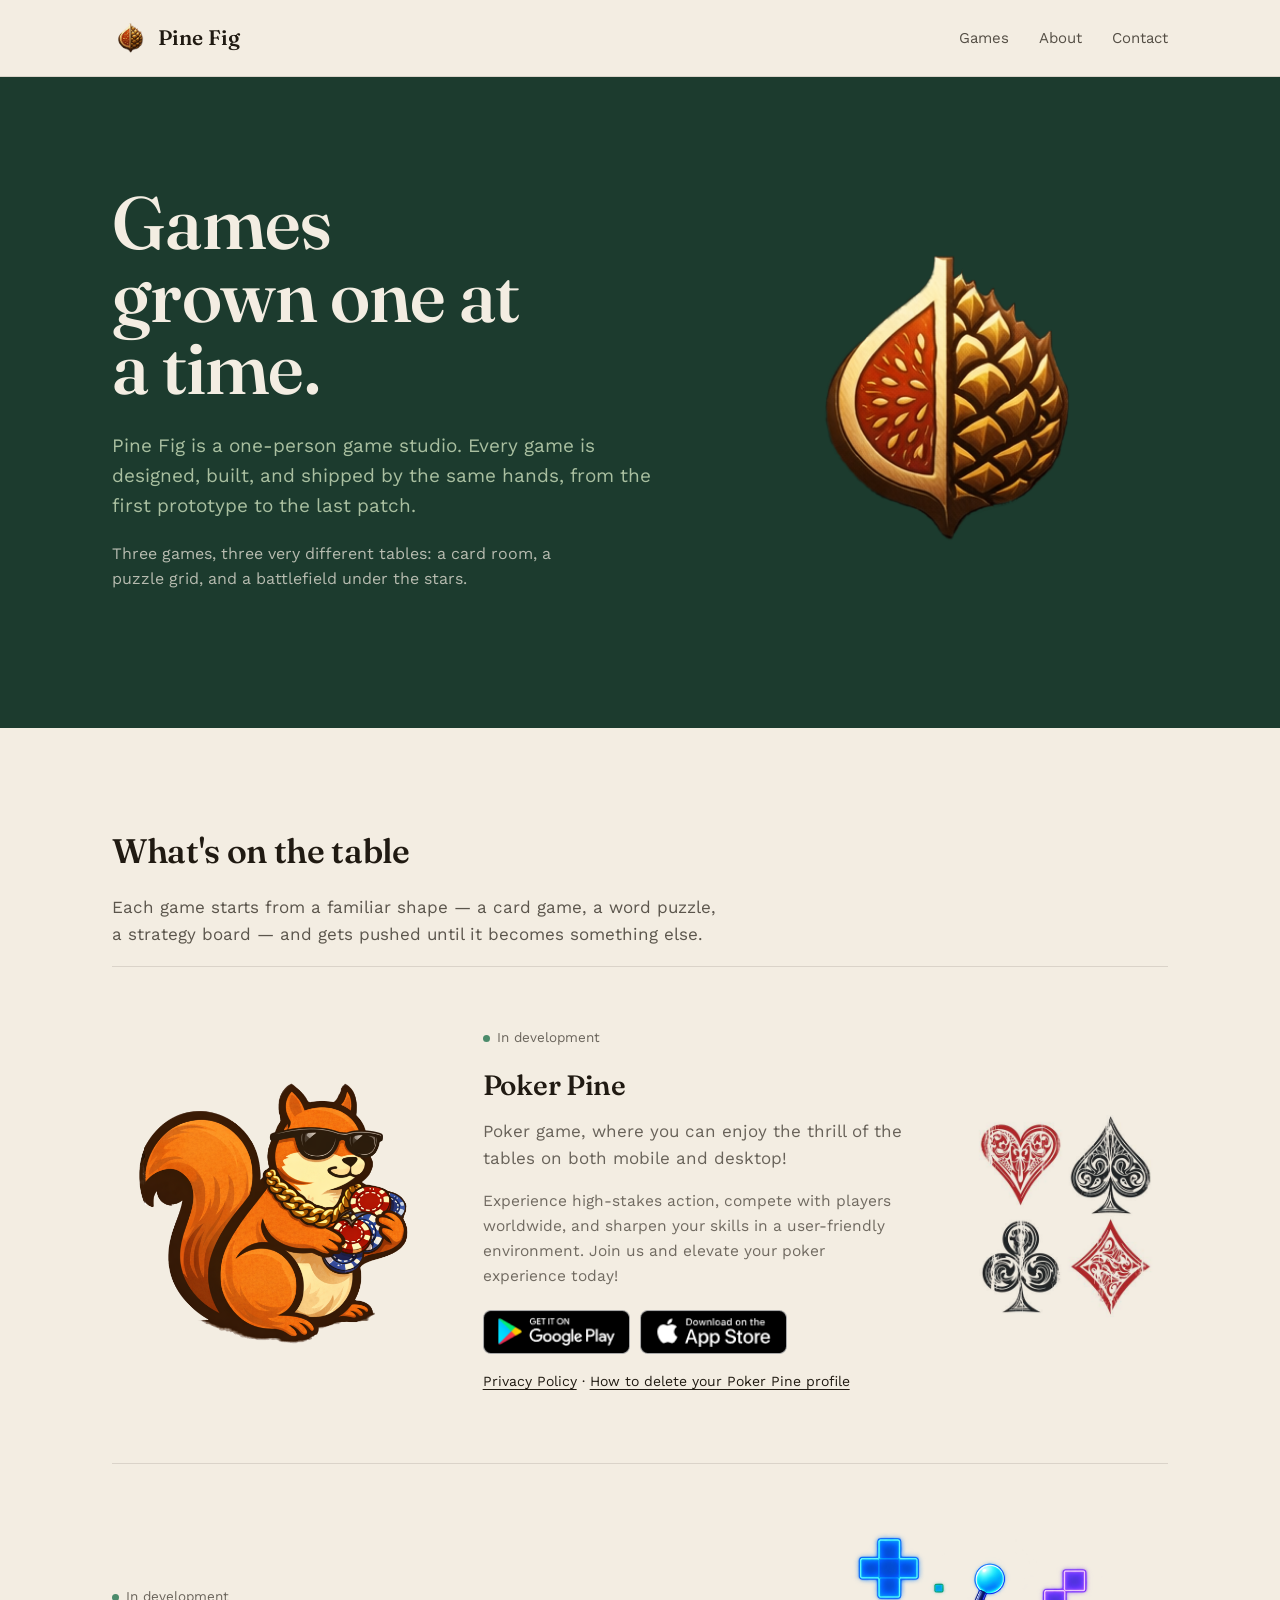
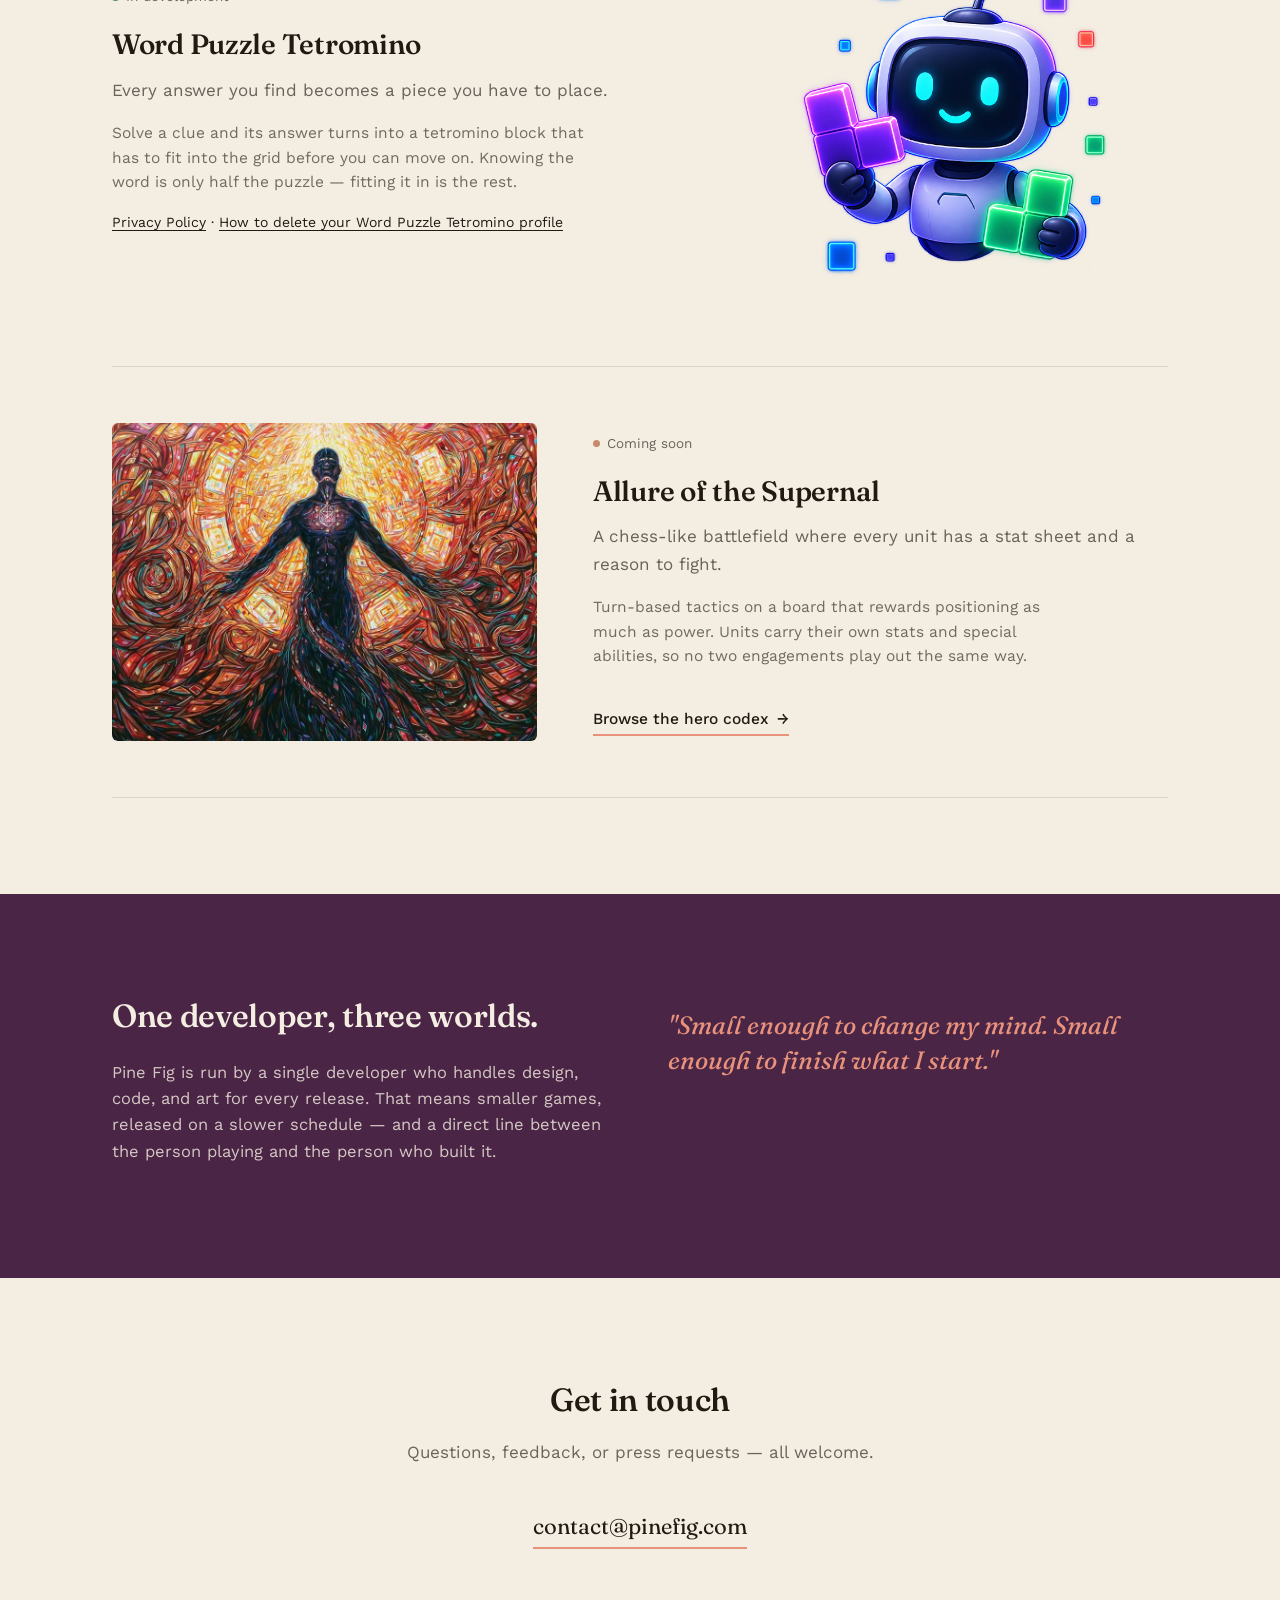
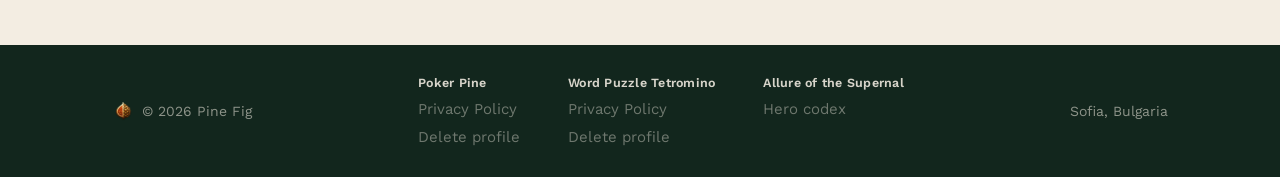
<file: index.html>
<!DOCTYPE html>
<html lang="en">
<head>
<meta charset="UTF-8">
<meta name="viewport" content="width=device-width, initial-scale=1.0">
<title>Pine Fig — Independent games from a one-person studio</title>
<meta name="description" content="Pine Fig is a solo game studio building Poker Pine, Word Puzzle, and Allure of the Supernal.">
<link rel="icon" href="pinefig%20logo.png" type="image/png">
<link rel="preconnect" href="https://fonts.googleapis.com">
<link rel="preconnect" href="https://fonts.gstatic.com" crossorigin>
<link href="https://fonts.googleapis.com/css2?family=Fraunces:opsz,wght@9..144,340;9..144,440;9..144,560&family=Work+Sans:wght@400;500;600&display=swap" rel="stylesheet">
<style>
  :root{
    --pine: #1c3b2e;
    --pine-deep: #12261d;
    --plum: #4b2545;
    --flesh: #e8927c;
    --paper: #f3ede2;
    --ink: #201a12;
    --sage: #a9bfa0;
    --line-on-dark: rgba(243,237,226,0.16);
    --line-on-light: rgba(32,26,18,0.12);
  }

  *{ box-sizing: border-box; }
  html{ scroll-behavior: smooth; }
  body{
    margin: 0;
    background: var(--paper);
    color: var(--ink);
    font-family: 'Work Sans', sans-serif;
    font-size: 17px;
    line-height: 1.6;
    -webkit-font-smoothing: antialiased;
  }
  h1, h2, h3, .wordmark{
    font-family: 'Fraunces', serif;
    font-weight: 560;
    letter-spacing: -0.01em;
    margin: 0;
  }
  a{ color: inherit; }
  .wrap{
    max-width: 1120px;
    margin: 0 auto;
    padding: 0 32px;
  }
  section{ padding: 96px 0; }
  @media (max-width: 720px){
    section{ padding: 64px 0; }
    .wrap{ padding: 0 22px; }
  }

  /* ---------- header ---------- */
  header{
    position: sticky;
    top: 0;
    z-index: 20;
    background: rgba(243,237,226,0.88);
    backdrop-filter: blur(8px);
    border-bottom: 1px solid var(--line-on-light);
  }
  header .wrap{
    display: flex;
    align-items: center;
    justify-content: space-between;
    height: 76px;
  }
  .brand{
    display: flex;
    align-items: center;
    gap: 10px;
    font-family: 'Fraunces', serif;
    font-weight: 560;
    font-size: 21px;
    text-decoration: none;
    color: var(--ink);
  }
  .brand img{
    width: 36px;
    height: 36px;
    flex-shrink: 0;
    border-radius: 7px;
    object-fit: cover;
    display: block;
  }
  nav{ display: flex; gap: 30px; }
  nav a{
    text-decoration: none;
    font-size: 15px;
    color: var(--ink);
    opacity: 0.75;
    transition: opacity 0.15s ease;
  }
  nav a:hover{ opacity: 1; }
  @media (max-width: 560px){
    nav{ gap: 18px; }
    nav a{ font-size: 13.5px; }
  }

  /* ---------- hero ---------- */
  .hero{
    background: var(--pine);
    color: var(--paper);
    padding: 110px 0 120px;
    overflow: hidden;
    position: relative;
  }
  .hero .wrap{
    display: grid;
    grid-template-columns: 1.1fr 0.9fr;
    gap: 48px;
    align-items: center;
  }
  @media (max-width: 860px){
    .hero .wrap{ grid-template-columns: 1fr; }
    .hero{ padding: 76px 0 88px; }
  }
  .hero h1{
    font-size: clamp(44px, 6.4vw, 74px);
    line-height: 0.98;
    color: var(--paper);
  }
  .hero .lede{
    margin-top: 26px;
    max-width: 46ch;
    font-size: 19px;
    color: var(--sage);
  }
  .hero .lede2{
    margin-top: 14px;
    max-width: 46ch;
    font-size: 16px;
    color: rgba(243,237,226,0.72);
  }
  .hero-mark{
    justify-self: center;
    width: min(100%, 360px);
  }
  .hero-mark img{
    width: 100%;
    height: auto;
    display: block;
    border-radius: 18px;
  }

  /* ---------- games ---------- */
  .games-intro{
    max-width: 56ch;
  }
  .games-intro h2{ font-size: 34px; }
  .games-intro p{
    margin-top: 16px;
    color: rgba(32,26,18,0.72);
    font-size: 17px;
  }

  .game-row{
    display: grid;
    grid-template-columns: 0.85fr 1.15fr;
    gap: 56px;
    align-items: center;
    padding: 56px 0;
    border-top: 1px solid var(--line-on-light);
  }
  .game-row:last-child{ border-bottom: 1px solid var(--line-on-light); }
  .game-row.reverse{ grid-template-columns: 1.15fr 0.85fr; }
  .game-row.reverse .game-art{ order: 2; }
  .game-row.reverse .game-copy{ order: 1; }
  .game-row.poker-row{
    grid-template-columns: 0.85fr 1.15fr 0.55fr;
  }
  .game-suits img{
    width: 100%;
    max-width: 220px;
    height: auto;
    display: block;
    mix-blend-mode: multiply;
  }
  @media (max-width: 780px){
    .game-row, .game-row.reverse, .game-row.poker-row{
      grid-template-columns: 1fr;
      gap: 28px;
    }
    .game-row.reverse .game-art{ order: 1; }
    .game-row.reverse .game-copy{ order: 2; }
    .game-suits{
      justify-self: center;
    }
  }

  .game-art{
    aspect-ratio: 4 / 3;
    border-radius: 6px;
    display: flex;
    align-items: center;
    justify-content: center;
    padding: 30px;
    overflow: hidden;
  }
  .game-art svg{ width: 100%; height: 100%; }
  .game-art img{
    width: 100%;
    height: 100%;
    object-fit: cover;
    display: block;
  }
  .game-art.photo{ padding: 0; }
  .game-art.mascot{
    overflow: visible;
    background: transparent;
  }
  .game-art.mascot img{
    object-fit: contain;
  }
  .poker-row .game-art.mascot img{
    transform: scale(1.5);
    transform-origin: center center;
  }
  .game-art.mascot.robot{
    padding: 0;
    overflow: visible;
    background: transparent;
    aspect-ratio: auto;
  }
  .game-art.mascot.robot img{
    width: 75%;
    height: auto;
    object-fit: contain;
    transform: none;
  }

  .status{
    display: inline-flex;
    align-items: center;
    gap: 7px;
    font-size: 13.5px;
    color: rgba(32,26,18,0.65);
    margin-bottom: 14px;
  }
  .status .dot{
    width: 7px; height: 7px; border-radius: 50%;
  }
  .game-copy h3{ font-size: 28px; }
  .game-copy .hook{
    margin-top: 10px;
    font-size: 17px;
    color: rgba(32,26,18,0.66);
  }
  .game-copy p.desc{
    margin-top: 14px;
    font-size: 15.5px;
    color: rgba(32,26,18,0.62);
    max-width: 48ch;
  }
  .store-links{
    display: flex;
    flex-wrap: wrap;
    align-items: center;
    gap: 10px;
    margin-top: 22px;
  }
  .store-links a{
    display: block;
    line-height: 0;
  }
  .store-links img{
    height: 44px;
    width: auto;
    display: block;
  }
  .game-copy .legal-link{
    margin-top: 16px;
    font-size: 14px;
  }
  .game-copy .legal-link a{
    text-decoration: underline;
    text-underline-offset: 3px;
  }
  .text-cta{
    display: inline-flex;
    align-items: center;
    gap: 8px;
    margin-top: 22px;
    font-weight: 500;
    font-size: 15.5px;
    text-decoration: none;
    border-bottom: 2px solid var(--flesh);
    padding-bottom: 2px;
  }
  .text-cta span{ transition: transform 0.15s ease; }
  .text-cta:hover span{ transform: translateX(3px); }

  /* ---------- about ---------- */
  .about{
    background: var(--plum);
    color: var(--paper);
  }
  .about .wrap{
    display: grid;
    grid-template-columns: 1fr 1fr;
    gap: 56px;
    align-items: start;
  }
  @media (max-width: 780px){
    .about .wrap{ grid-template-columns: 1fr; }
  }
  .about h2{
    font-size: 32px;
    color: var(--paper);
  }
  .about p{
    margin-top: 18px;
    font-size: 16.5px;
    color: rgba(243,237,226,0.82);
    max-width: 52ch;
  }
  .about .quote{
    font-family: 'Fraunces', serif;
    font-weight: 440;
    font-size: 25px;
    line-height: 1.4;
    color: var(--flesh);
    font-style: italic;
    max-width: 30ch;
  }

  /* ---------- contact / footer ---------- */
  .contact{
    text-align: center;
  }
  .contact h2{ font-size: 32px; }
  .contact p{
    margin-top: 14px;
    color: rgba(32,26,18,0.65);
  }
  .contact .email{
    display: inline-block;
    margin-top: 26px;
    font-family: 'Fraunces', serif;
    font-size: 22px;
    text-decoration: none;
    border-bottom: 2px solid var(--flesh);
    padding-bottom: 3px;
  }

  footer{
    background: var(--pine-deep);
    color: rgba(243,237,226,0.55);
    font-size: 14px;
    padding: 28px 0;
  }
  footer .wrap{
    display: flex;
    justify-content: space-between;
    align-items: center;
    flex-wrap: wrap;
    gap: 12px 28px;
  }
  footer .mark{
    display: flex;
    align-items: center;
    gap: 8px;
    flex-shrink: 0;
  }
  footer .mark img{
    width: 22px;
    height: 22px;
    border-radius: 4px;
    object-fit: cover;
  }
  footer .links{
    display: flex;
    flex-wrap: wrap;
    gap: 8px 48px;
    justify-content: center;
    flex: 1 1 320px;
  }
  footer .col{
    display: flex;
    flex-direction: column;
    gap: 4px;
  }
  footer .col strong{
    color: rgba(243,237,226,0.88);
    font-weight: 600;
    font-size: 12.5px;
    letter-spacing: 0.02em;
  }
  footer a{ color: inherit; text-decoration: none; }
  footer a:hover{ color: var(--paper); }
</style>
</head>
<body>

<header>
  <div class="wrap">
    <a class="brand" href="#top">
      <img src="pinefig%20logo.png" alt="Pine Fig logo">
      Pine Fig
    </a>
    <nav>
      <a href="#games">Games</a>
      <a href="#about">About</a>
      <a href="#contact">Contact</a>
    </nav>
  </div>
</header>

<section class="hero" id="top">
  <div class="wrap">
    <div>
      <h1>Games grown&nbsp;one at a&nbsp;time.</h1>
      <p class="lede">Pine Fig is a one-person game studio. Every game is designed, built, and shipped by the same hands, from the first prototype to the last patch.</p>
      <p class="lede2">Three games, three very different tables: a card room, a puzzle grid, and a battlefield under the stars.</p>
    </div>
    <div class="hero-mark">
      <img src="pinefig%20logo.png" alt="Pine Fig: a fig split with a pine cone">
    </div>
  </div>
</section>

<section id="games">
  <div class="wrap">
    <div class="games-intro">
      <h2>What's on the table</h2>
      <p>Each game starts from a familiar shape — a card game, a word puzzle, a strategy board — and gets pushed until it becomes something else.</p>
    </div>

    <div class="game-row poker-row">
      <div class="game-art mascot">
        <img src="poker%20squirrel.png" alt="Poker Pine mascot: a squirrel in sunglasses holding poker chips">
      </div>
      <div class="game-copy">
        <div class="status"><span class="dot" style="background:#4b8b6b;"></span>In development</div>
        <h3>Poker Pine</h3>
        <p class="hook">Poker game, where you can enjoy the thrill of the tables on both mobile and desktop!</p>
        <p class="desc">Experience high-stakes action, compete with players worldwide, and sharpen your skills in a user-friendly environment. Join us and elevate your poker experience today!</p>
        <div class="store-links">
          <a href="https://play.google.com/store/apps/details?id=com.PineFig.PokerPine" target="_blank" rel="noopener noreferrer">
            <img src="google-play.png" alt="Get it on Google Play">
          </a>
          <a href="https://apps.apple.com/search?term=Poker%20Pine" target="_blank" rel="noopener noreferrer">
            <img src="app-store.png" alt="Download on the App Store">
          </a>
        </div>
        <p class="legal-link"><a href="poker-pine-privacy.html">Privacy Policy</a> · <a href="poker-pine-delete-account.html">How to delete your Poker Pine profile</a></p>
      </div>
      <div class="game-suits">
        <img src="playing-cards-symbols-vector.jpg" alt="Playing card suits: hearts, spades, clubs, and diamonds">
      </div>
    </div>

    <div class="game-row reverse">
      <div class="game-art mascot robot">
        <img src="robot_mascot.png" alt="Word Puzzle Tetromino mascot: a robot holding tetromino blocks">
      </div>
      <div class="game-copy">
        <div class="status"><span class="dot" style="background:#4b8b6b;"></span>In development</div>
        <h3>Word Puzzle Tetromino</h3>
        <p class="hook">Every answer you find becomes a piece you have to place.</p>
        <p class="desc">Solve a clue and its answer turns into a tetromino block that has to fit into the grid before you can move on. Knowing the word is only half the puzzle — fitting it in is the rest.</p>
        <p class="legal-link"><a href="word-puzzle-tetromino-privacy.html">Privacy Policy</a> · <a href="word-puzzle-tetromino-delete-account.html">How to delete your Word Puzzle Tetromino profile</a></p>
      </div>
    </div>

    <div class="game-row">
      <div class="game-art photo">
        <img src="allure_of_the_supernal_icon.jpg" alt="Allure of the Supernal: a figure standing in a radiant cosmic mandala">
      </div>
      <div class="game-copy">
        <div class="status"><span class="dot" style="background:#c98a6b;"></span>Coming soon</div>
        <h3>Allure of the Supernal</h3>
        <p class="hook">A chess-like battlefield where every unit has a stat sheet and a reason to fight.</p>
        <p class="desc">Turn-based tactics on a board that rewards positioning as much as power. Units carry their own stats and special abilities, so no two engagements play out the same way.</p>
        <a class="text-cta" href="AOS%20wiki/index.html">Browse the hero codex <span aria-hidden="true">→</span></a>
      </div>
    </div>
  </div>
</section>

<section class="about" id="about">
  <div class="wrap">
    <div>
      <h2>One developer, three worlds.</h2>
      <p>Pine Fig is run by a single developer who handles design, code, and art for every release. That means smaller games, released on a slower schedule — and a direct line between the person playing and the person who built it.</p>
    </div>
    <p class="quote">"Small enough to change my mind. Small enough to finish what I start."</p>
  </div>
</section>

<section class="contact" id="contact">
  <div class="wrap">
    <h2>Get in touch</h2>
    <p>Questions, feedback, or press requests — all welcome.</p>
    <a class="email" href="mailto:contact@pinefig.com">contact@pinefig.com</a>
  </div>
</section>

<footer>
  <div class="wrap">
    <span class="mark"><img src="pinefig%20logo.png" alt="">© 2026 Pine Fig</span>
    <nav class="links">
      <div class="col">
        <strong>Poker Pine</strong>
        <a href="poker-pine-privacy.html">Privacy Policy</a>
        <a href="poker-pine-delete-account.html">Delete profile</a>
      </div>
      <div class="col">
        <strong>Word Puzzle Tetromino</strong>
        <a href="word-puzzle-tetromino-privacy.html">Privacy Policy</a>
        <a href="word-puzzle-tetromino-delete-account.html">Delete profile</a>
      </div>
      <div class="col">
        <strong>Allure of the Supernal</strong>
        <a href="AOS%20wiki/index.html">Hero codex</a>
      </div>
    </nav>
    <span>Sofia, Bulgaria</span>
  </div>
</footer>

</body>
</html>
</file>
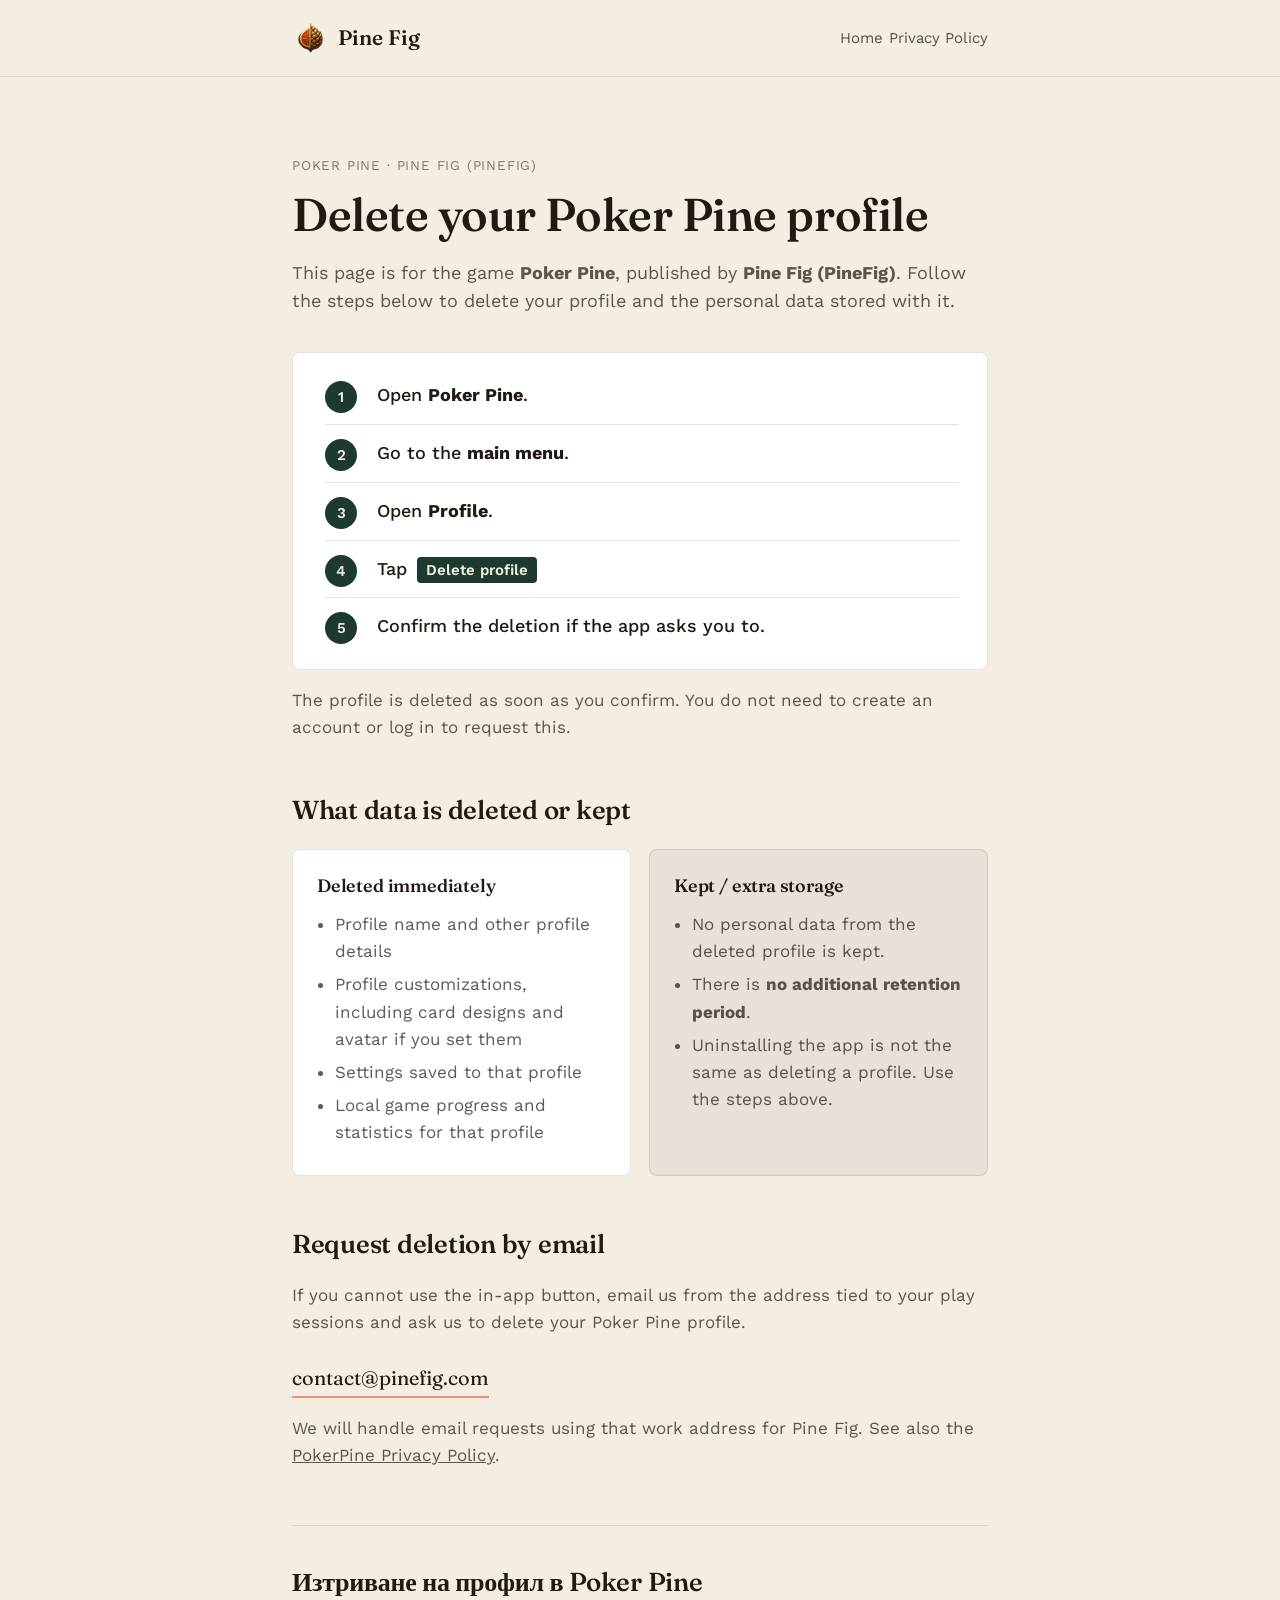
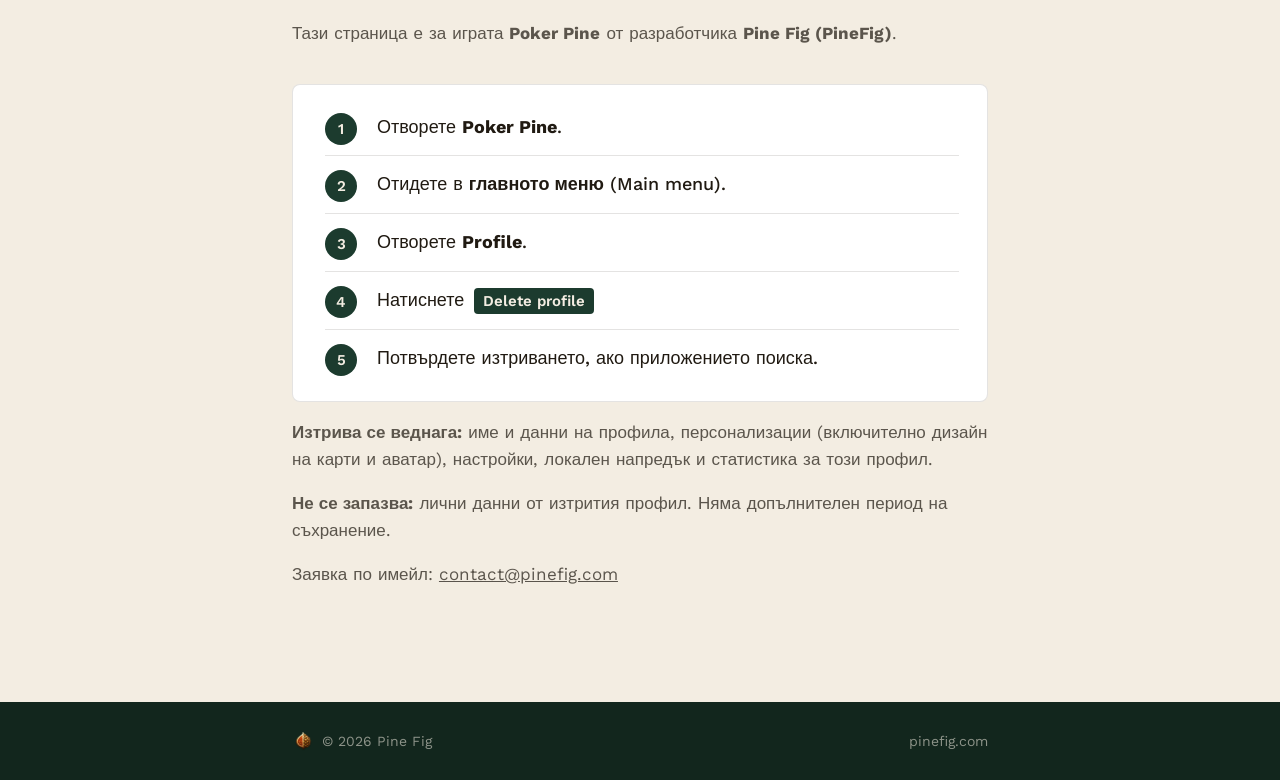
<file: poker-pine-delete-account.html>
<!DOCTYPE html>
<html lang="en">
<head>
<meta charset="UTF-8">
<meta name="viewport" content="width=device-width, initial-scale=1.0">
<title>Delete your Poker Pine profile — Pine Fig (PineFig)</title>
<meta name="description" content="How to delete your Poker Pine profile. Steps, what data is deleted, and how to request deletion from Pine Fig (PineFig).">
<link rel="icon" href="pinefig%20logo.png" type="image/png">
<link rel="canonical" href="https://pinefig.com/poker-pine-delete-account.html">
<link rel="preconnect" href="https://fonts.googleapis.com">
<link rel="preconnect" href="https://fonts.gstatic.com" crossorigin>
<link href="https://fonts.googleapis.com/css2?family=Fraunces:opsz,wght@9..144,340;9..144,440;9..144,560&family=Work+Sans:wght@400;500;600&display=swap" rel="stylesheet">
<style>
  :root{
    --pine: #1c3b2e;
    --pine-deep: #12261d;
    --plum: #4b2545;
    --flesh: #e8927c;
    --paper: #f3ede2;
    --ink: #201a12;
    --sage: #a9bfa0;
    --line-on-light: rgba(32,26,18,0.12);
  }
  *{ box-sizing: border-box; }
  body{
    margin: 0;
    background: var(--paper);
    color: var(--ink);
    font-family: 'Work Sans', sans-serif;
    font-size: 17px;
    line-height: 1.6;
    -webkit-font-smoothing: antialiased;
  }
  h1, h2, h3{
    font-family: 'Fraunces', serif;
    font-weight: 560;
    letter-spacing: -0.01em;
    margin: 0;
  }
  a{ color: inherit; }
  .wrap{
    max-width: 760px;
    margin: 0 auto;
    padding: 0 32px;
  }
  @media (max-width: 720px){
    .wrap{ padding: 0 22px; }
  }

  header{
    position: sticky;
    top: 0;
    z-index: 20;
    background: rgba(243,237,226,0.88);
    backdrop-filter: blur(8px);
    border-bottom: 1px solid var(--line-on-light);
  }
  header .wrap{
    display: flex;
    align-items: center;
    justify-content: space-between;
    height: 76px;
  }
  .brand{
    display: flex;
    align-items: center;
    gap: 10px;
    font-family: 'Fraunces', serif;
    font-weight: 560;
    font-size: 21px;
    text-decoration: none;
  }
  .brand img{
    width: 36px;
    height: 36px;
    border-radius: 7px;
    object-fit: cover;
    display: block;
  }
  nav a{
    text-decoration: none;
    font-size: 15px;
    opacity: 0.75;
  }
  nav a:hover{ opacity: 1; }

  .page{
    padding: 64px 0 96px;
  }
  .kicker{
    font-size: 13.5px;
    letter-spacing: 0.06em;
    text-transform: uppercase;
    color: rgba(32,26,18,0.55);
    margin-bottom: 14px;
  }
  h1{
    font-size: clamp(32px, 5vw, 46px);
    line-height: 1.1;
  }
  .lede{
    margin-top: 18px;
    font-size: 18px;
    color: rgba(32,26,18,0.72);
  }

  .steps{
    list-style: none;
    margin: 36px 0 0;
    padding: 28px 28px 28px 32px;
    background: #fff;
    border: 1px solid var(--line-on-light);
    border-radius: 8px;
    counter-reset: step;
  }
  .steps li{
    position: relative;
    padding: 14px 0 14px 52px;
    border-top: 1px solid var(--line-on-light);
    font-size: 18px;
    font-weight: 500;
  }
  .steps li:first-child{ border-top: none; padding-top: 0; }
  .steps li:last-child{ padding-bottom: 0; }
  .steps li::before{
    counter-increment: step;
    content: counter(step);
    position: absolute;
    left: 0;
    top: 14px;
    width: 32px;
    height: 32px;
    border-radius: 50%;
    background: var(--pine);
    color: var(--paper);
    font-size: 15px;
    font-weight: 600;
    display: flex;
    align-items: center;
    justify-content: center;
  }
  .steps li:first-child::before{ top: 0; }
  .steps .btn-name{
    display: inline-block;
    margin-left: 4px;
    padding: 1px 9px;
    border-radius: 4px;
    background: var(--pine);
    color: var(--paper);
    font-size: 15px;
    font-weight: 600;
  }

  h2{
    margin-top: 48px;
    font-size: 26px;
  }
  p, ul{
    color: rgba(32,26,18,0.72);
  }
  .data-grid{
    display: grid;
    grid-template-columns: 1fr 1fr;
    gap: 18px;
    margin-top: 18px;
  }
  @media (max-width: 640px){
    .data-grid{ grid-template-columns: 1fr; }
  }
  .data-card{
    background: #fff;
    border: 1px solid var(--line-on-light);
    border-radius: 8px;
    padding: 22px 24px;
  }
  .data-card h3{
    font-size: 18px;
    margin-bottom: 10px;
  }
  .data-card ul{
    margin: 0;
    padding-left: 18px;
  }
  .data-card li{ margin: 6px 0; }
  .keep{
    background: rgba(75,37,69,0.06);
  }

  .email{
    display: inline-block;
    margin-top: 8px;
    font-family: 'Fraunces', serif;
    font-size: 20px;
    text-decoration: none;
    border-bottom: 2px solid var(--flesh);
    padding-bottom: 2px;
  }

  .bg{
    margin-top: 56px;
    padding-top: 36px;
    border-top: 1px solid var(--line-on-light);
  }
  .bg h2{ margin-top: 0; }

  footer{
    background: var(--pine-deep);
    color: rgba(243,237,226,0.55);
    font-size: 14px;
    padding: 28px 0;
  }
  footer .wrap{
    display: flex;
    justify-content: space-between;
    align-items: center;
    flex-wrap: wrap;
    gap: 10px;
  }
  footer .mark{
    display: flex;
    align-items: center;
    gap: 8px;
  }
  footer .mark img{
    width: 22px;
    height: 22px;
    border-radius: 4px;
    object-fit: cover;
  }
  footer a{ text-decoration: none; }
</style>
</head>
<body>

<header>
  <div class="wrap">
    <a class="brand" href="index.html">
      <img src="pinefig%20logo.png" alt="Pine Fig logo">
      Pine Fig
    </a>
    <nav>
      <a href="index.html">Home</a>
      <a href="poker-pine-privacy.html">Privacy Policy</a>
    </nav>
  </div>
</header>

<main class="page">
  <div class="wrap">
    <p class="kicker">Poker Pine · Pine Fig (PineFig)</p>
    <h1>Delete your Poker Pine profile</h1>
    <p class="lede">This page is for the game <strong>Poker Pine</strong>, published by <strong>Pine Fig (PineFig)</strong>. Follow the steps below to delete your profile and the personal data stored with it.</p>

    <ol class="steps">
      <li>Open <strong>Poker Pine</strong>.</li>
      <li>Go to the <strong>main menu</strong>.</li>
      <li>Open <strong>Profile</strong>.</li>
      <li>Tap <span class="btn-name">Delete profile</span></li>
      <li>Confirm the deletion if the app asks you to.</li>
    </ol>
    <p>The profile is deleted as soon as you confirm. You do not need to create an account or log in to request this.</p>

    <h2>What data is deleted or kept</h2>
    <div class="data-grid">
      <div class="data-card">
        <h3>Deleted immediately</h3>
        <ul>
          <li>Profile name and other profile details</li>
          <li>Profile customizations, including card designs and avatar if you set them</li>
          <li>Settings saved to that profile</li>
          <li>Local game progress and statistics for that profile</li>
        </ul>
      </div>
      <div class="data-card keep">
        <h3>Kept / extra storage</h3>
        <ul>
          <li>No personal data from the deleted profile is kept.</li>
          <li>There is <strong>no additional retention period</strong>.</li>
          <li>Uninstalling the app is not the same as deleting a profile. Use the steps above.</li>
        </ul>
      </div>
    </div>

    <h2>Request deletion by email</h2>
    <p>If you cannot use the in-app button, email us from the address tied to your play sessions and ask us to delete your Poker Pine profile.</p>
    <a class="email" href="mailto:contact@pinefig.com?subject=Poker%20Pine%20profile%20deletion">contact@pinefig.com</a>
    <p>We will handle email requests using that work address for Pine Fig. See also the <a href="poker-pine-privacy.html">PokerPine Privacy Policy</a>.</p>

    <section class="bg" lang="bg">
      <h2>Изтриване на профил в Poker Pine</h2>
      <p>Тази страница е за играта <strong>Poker Pine</strong> от разработчика <strong>Pine Fig (PineFig)</strong>.</p>
      <ol class="steps">
        <li>Отворете <strong>Poker Pine</strong>.</li>
        <li>Отидете в <strong>главното меню</strong> (Main menu).</li>
        <li>Отворете <strong>Profile</strong>.</li>
        <li>Натиснете <span class="btn-name">Delete profile</span></li>
        <li>Потвърдете изтриването, ако приложението поиска.</li>
      </ol>
      <p><strong>Изтрива се веднага:</strong> име и данни на профила, персонализации (включително дизайн на карти и аватар), настройки, локален напредък и статистика за този профил.</p>
      <p><strong>Не се запазва:</strong> лични данни от изтрития профил. Няма допълнителен период на съхранение.</p>
      <p>Заявка по имейл: <a href="mailto:contact@pinefig.com?subject=Poker%20Pine%20profile%20deletion">contact@pinefig.com</a></p>
    </section>
  </div>
</main>

<footer>
  <div class="wrap">
    <span class="mark"><img src="pinefig%20logo.png" alt="">© 2026 Pine Fig</span>
    <a href="index.html">pinefig.com</a>
  </div>
</footer>

</body>
</html>
</file>
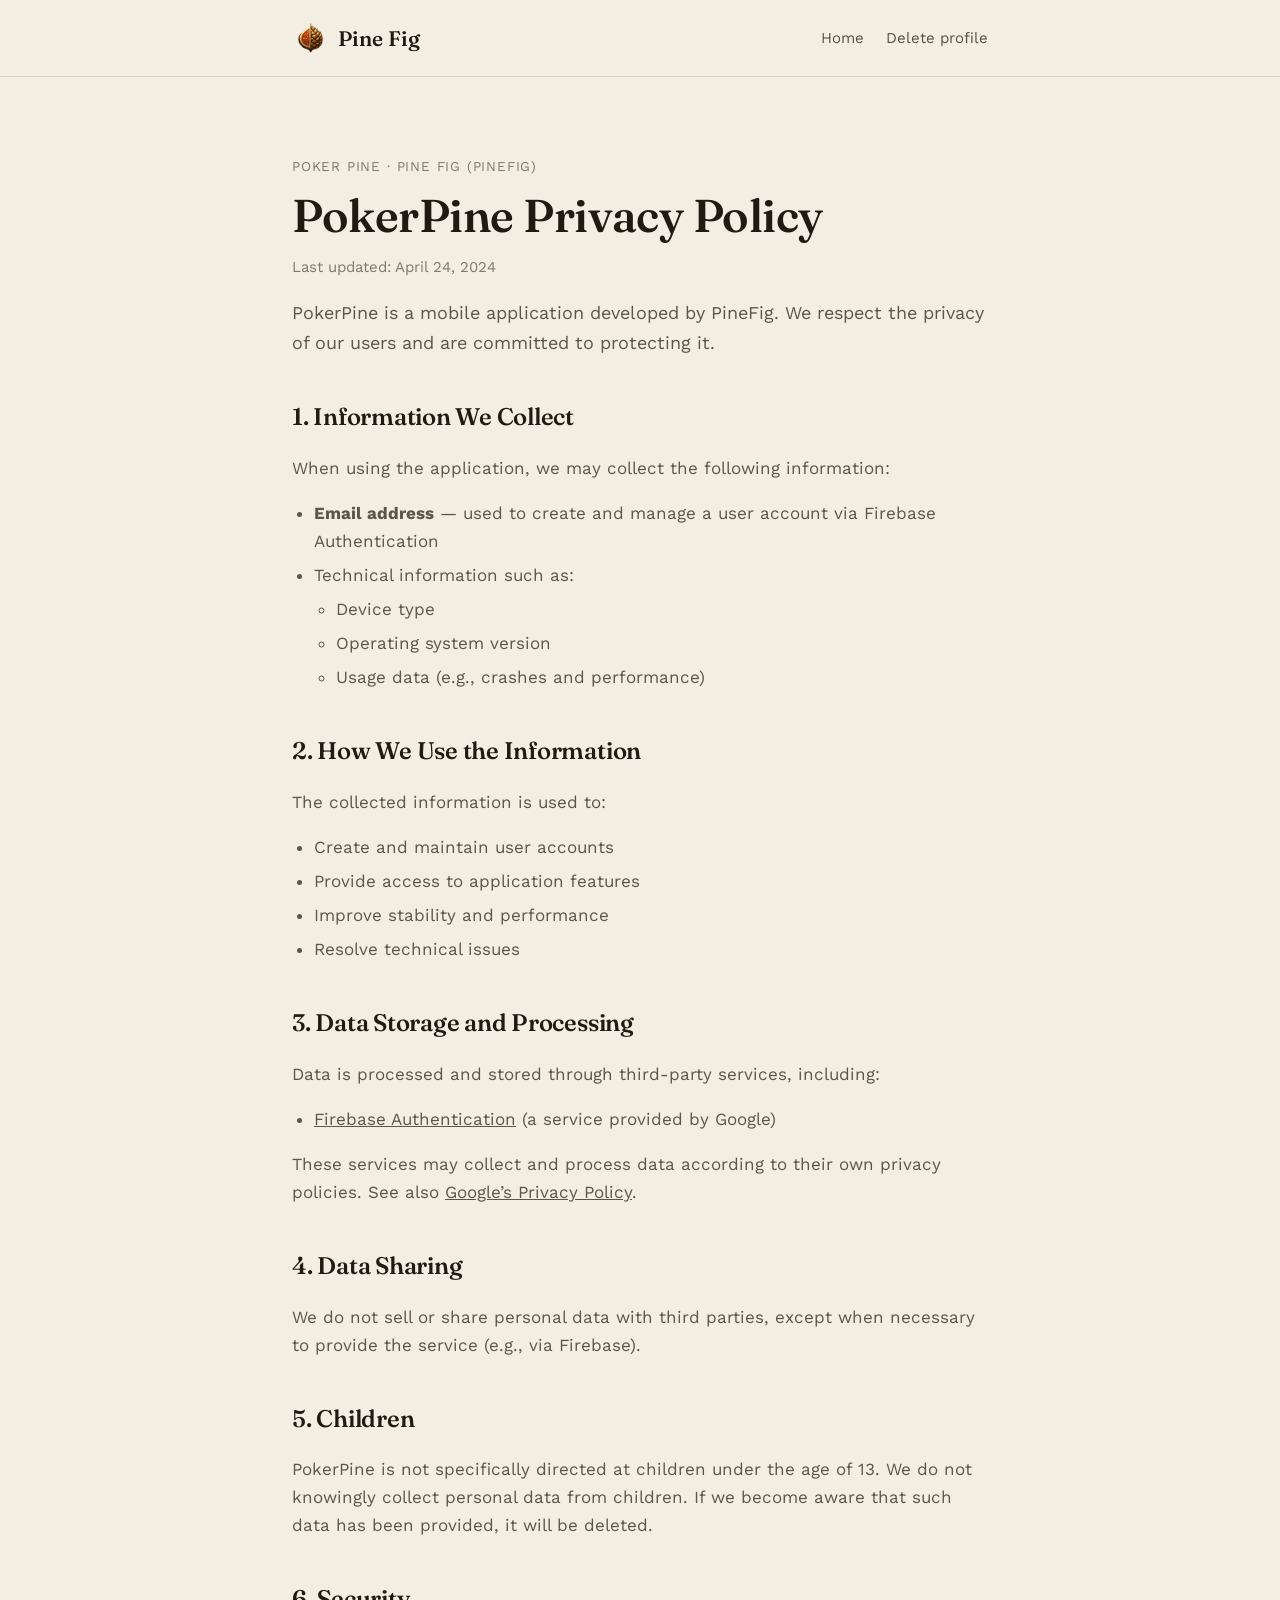
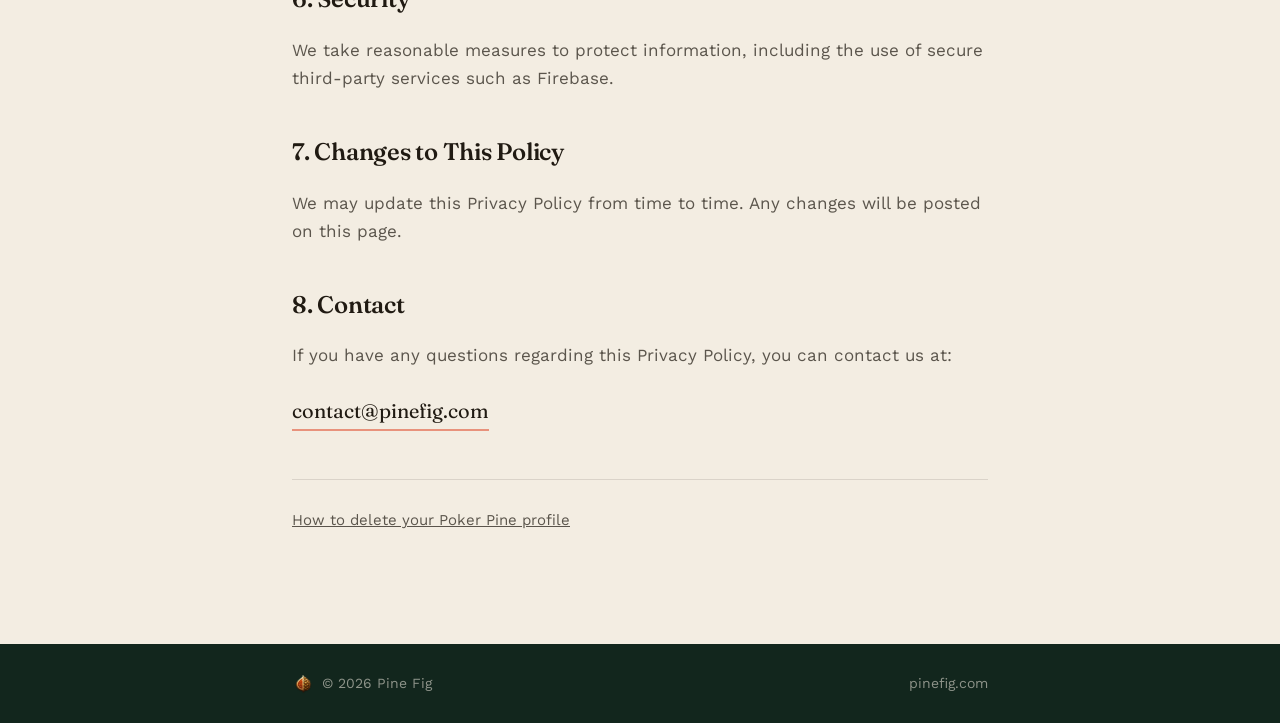
<file: poker-pine-privacy.html>
<!DOCTYPE html>
<html lang="en">
<head>
<meta charset="UTF-8">
<meta name="viewport" content="width=device-width, initial-scale=1.0">
<title>PokerPine Privacy Policy — Pine Fig (PineFig)</title>
<meta name="description" content="Privacy Policy for Poker Pine by Pine Fig (PineFig). How we collect, use, store, and protect user information.">
<link rel="icon" href="pinefig%20logo.png" type="image/png">
<link rel="canonical" href="https://pinefig.com/poker-pine-privacy.html">
<link rel="preconnect" href="https://fonts.googleapis.com">
<link rel="preconnect" href="https://fonts.gstatic.com" crossorigin>
<link href="https://fonts.googleapis.com/css2?family=Fraunces:opsz,wght@9..144,340;9..144,440;9..144,560&family=Work+Sans:wght@400;500;600&display=swap" rel="stylesheet">
<style>
  :root{
    --pine: #1c3b2e;
    --pine-deep: #12261d;
    --plum: #4b2545;
    --flesh: #e8927c;
    --paper: #f3ede2;
    --ink: #201a12;
    --line-on-light: rgba(32,26,18,0.12);
  }
  *{ box-sizing: border-box; }
  body{
    margin: 0;
    background: var(--paper);
    color: var(--ink);
    font-family: 'Work Sans', sans-serif;
    font-size: 17px;
    line-height: 1.65;
    -webkit-font-smoothing: antialiased;
  }
  h1, h2{
    font-family: 'Fraunces', serif;
    font-weight: 560;
    letter-spacing: -0.01em;
    margin: 0;
  }
  a{ color: inherit; }
  .wrap{
    max-width: 760px;
    margin: 0 auto;
    padding: 0 32px;
  }
  @media (max-width: 720px){
    .wrap{ padding: 0 22px; }
  }

  header{
    position: sticky;
    top: 0;
    z-index: 20;
    background: rgba(243,237,226,0.88);
    backdrop-filter: blur(8px);
    border-bottom: 1px solid var(--line-on-light);
  }
  header .wrap{
    display: flex;
    align-items: center;
    justify-content: space-between;
    height: 76px;
  }
  .brand{
    display: flex;
    align-items: center;
    gap: 10px;
    font-family: 'Fraunces', serif;
    font-weight: 560;
    font-size: 21px;
    text-decoration: none;
  }
  .brand img{
    width: 36px;
    height: 36px;
    border-radius: 7px;
    object-fit: cover;
    display: block;
  }
  nav{ display: flex; gap: 22px; }
  nav a{
    text-decoration: none;
    font-size: 15px;
    opacity: 0.75;
  }
  nav a:hover{ opacity: 1; }

  .page{ padding: 64px 0 96px; }
  .kicker{
    font-size: 13.5px;
    letter-spacing: 0.06em;
    text-transform: uppercase;
    color: rgba(32,26,18,0.55);
    margin-bottom: 14px;
  }
  h1{
    font-size: clamp(32px, 5vw, 46px);
    line-height: 1.1;
  }
  .updated{
    margin-top: 14px;
    font-size: 15px;
    color: rgba(32,26,18,0.55);
  }
  .lede{
    margin-top: 18px;
    font-size: 18px;
    color: rgba(32,26,18,0.72);
  }
  h2{
    margin-top: 40px;
    font-size: 24px;
  }
  p, li{
    color: rgba(32,26,18,0.72);
  }
  ul{ padding-left: 22px; }
  li{ margin: 6px 0; }
  .email{
    display: inline-block;
    margin-top: 8px;
    font-family: 'Fraunces', serif;
    font-size: 20px;
    text-decoration: none;
    border-bottom: 2px solid var(--flesh);
    padding-bottom: 2px;
  }
  .related{
    margin-top: 48px;
    padding-top: 28px;
    border-top: 1px solid var(--line-on-light);
    font-size: 15px;
  }

  footer{
    background: var(--pine-deep);
    color: rgba(243,237,226,0.55);
    font-size: 14px;
    padding: 28px 0;
  }
  footer .wrap{
    display: flex;
    justify-content: space-between;
    align-items: center;
    flex-wrap: wrap;
    gap: 10px;
  }
  footer .mark{
    display: flex;
    align-items: center;
    gap: 8px;
  }
  footer .mark img{
    width: 22px;
    height: 22px;
    border-radius: 4px;
    object-fit: cover;
  }
  footer a{ text-decoration: none; color: inherit; }
</style>
</head>
<body>

<header>
  <div class="wrap">
    <a class="brand" href="index.html">
      <img src="pinefig%20logo.png" alt="Pine Fig logo">
      Pine Fig
    </a>
    <nav>
      <a href="index.html">Home</a>
      <a href="poker-pine-delete-account.html">Delete profile</a>
    </nav>
  </div>
</header>

<main class="page">
  <div class="wrap">
    <p class="kicker">Poker Pine · Pine Fig (PineFig)</p>
    <h1>PokerPine Privacy Policy</h1>
    <p class="updated">Last updated: April 24, 2024</p>
    <p class="lede">PokerPine is a mobile application developed by PineFig. We respect the privacy of our users and are committed to protecting it.</p>

    <h2>1. Information We Collect</h2>
    <p>When using the application, we may collect the following information:</p>
    <ul>
      <li><strong>Email address</strong> — used to create and manage a user account via Firebase Authentication</li>
      <li>Technical information such as:
        <ul>
          <li>Device type</li>
          <li>Operating system version</li>
          <li>Usage data (e.g., crashes and performance)</li>
        </ul>
      </li>
    </ul>

    <h2>2. How We Use the Information</h2>
    <p>The collected information is used to:</p>
    <ul>
      <li>Create and maintain user accounts</li>
      <li>Provide access to application features</li>
      <li>Improve stability and performance</li>
      <li>Resolve technical issues</li>
    </ul>

    <h2>3. Data Storage and Processing</h2>
    <p>Data is processed and stored through third-party services, including:</p>
    <ul>
      <li><a href="https://firebase.google.com/support/privacy" target="_blank" rel="noopener noreferrer">Firebase Authentication</a> (a service provided by Google)</li>
    </ul>
    <p>These services may collect and process data according to their own privacy policies. See also <a href="https://policies.google.com/privacy" target="_blank" rel="noopener noreferrer">Google’s Privacy Policy</a>.</p>

    <h2>4. Data Sharing</h2>
    <p>We do not sell or share personal data with third parties, except when necessary to provide the service (e.g., via Firebase).</p>

    <h2>5. Children</h2>
    <p>PokerPine is not specifically directed at children under the age of 13. We do not knowingly collect personal data from children. If we become aware that such data has been provided, it will be deleted.</p>

    <h2>6. Security</h2>
    <p>We take reasonable measures to protect information, including the use of secure third-party services such as Firebase.</p>

    <h2>7. Changes to This Policy</h2>
    <p>We may update this Privacy Policy from time to time. Any changes will be posted on this page.</p>

    <h2>8. Contact</h2>
    <p>If you have any questions regarding this Privacy Policy, you can contact us at:</p>
    <a class="email" href="mailto:contact@pinefig.com?subject=Poker%20Pine%20privacy%20policy">contact@pinefig.com</a>

    <p class="related"><a href="poker-pine-delete-account.html">How to delete your Poker Pine profile</a></p>
  </div>
</main>

<footer>
  <div class="wrap">
    <span class="mark"><img src="pinefig%20logo.png" alt="">© 2026 Pine Fig</span>
    <a href="index.html">pinefig.com</a>
  </div>
</footer>

</body>
</html>
</file>
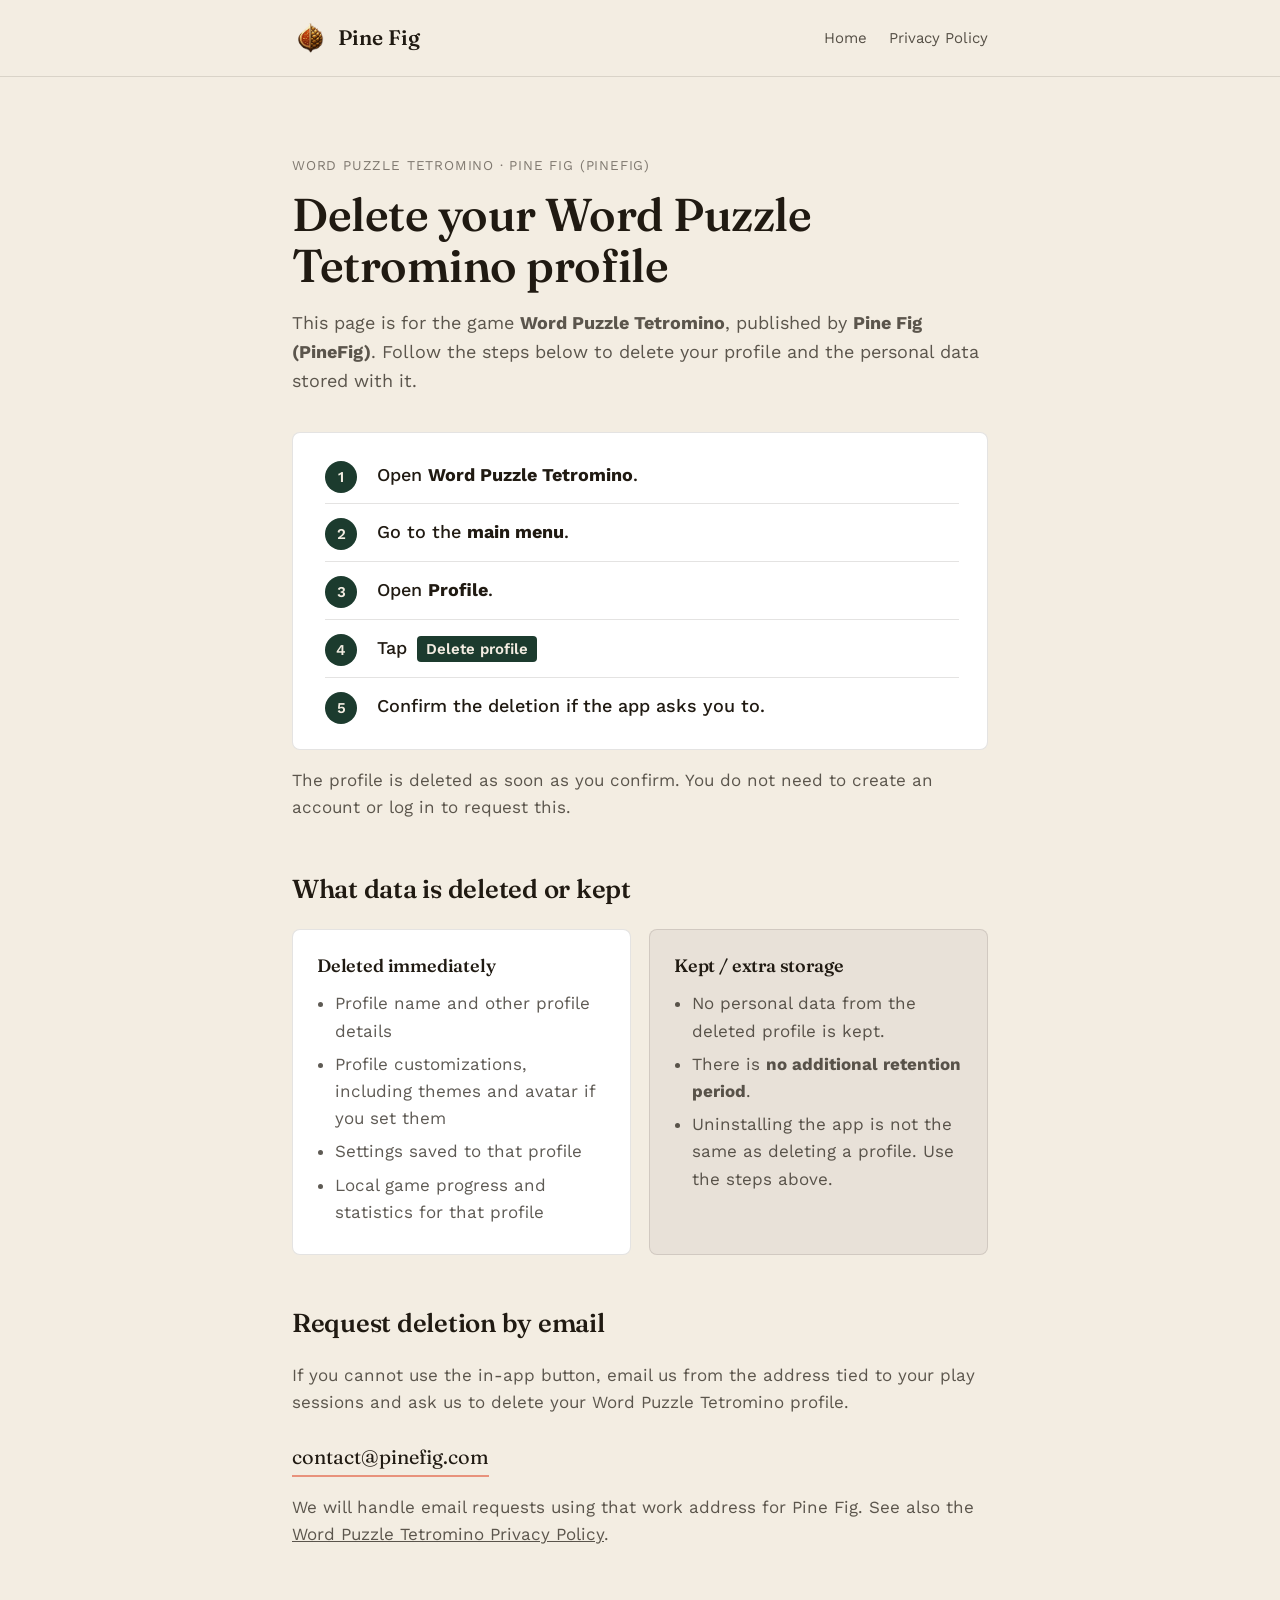
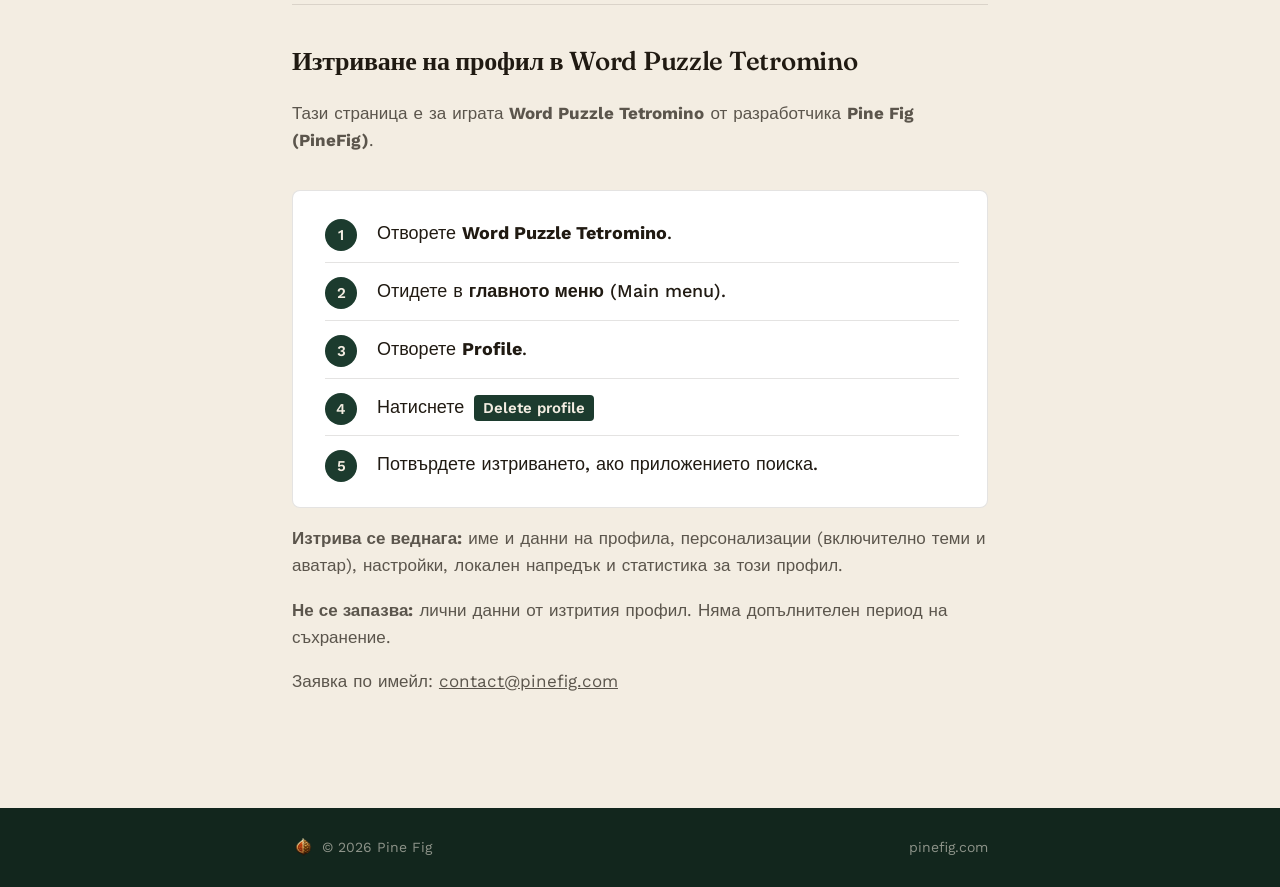
<file: word-puzzle-tetromino-delete-account.html>
<!DOCTYPE html>
<html lang="en">
<head>
<meta charset="UTF-8">
<meta name="viewport" content="width=device-width, initial-scale=1.0">
<title>Delete your Word Puzzle Tetromino profile — Pine Fig (PineFig)</title>
<meta name="description" content="How to delete your Word Puzzle Tetromino profile. Steps, what data is deleted, and how to request deletion from Pine Fig (PineFig).">
<link rel="icon" href="pinefig%20logo.png" type="image/png">
<link rel="canonical" href="https://pinefig.com/word-puzzle-tetromino-delete-account.html">
<link rel="preconnect" href="https://fonts.googleapis.com">
<link rel="preconnect" href="https://fonts.gstatic.com" crossorigin>
<link href="https://fonts.googleapis.com/css2?family=Fraunces:opsz,wght@9..144,340;9..144,440;9..144,560&family=Work+Sans:wght@400;500;600&display=swap" rel="stylesheet">
<style>
  :root{
    --pine: #1c3b2e;
    --pine-deep: #12261d;
    --plum: #4b2545;
    --flesh: #e8927c;
    --paper: #f3ede2;
    --ink: #201a12;
    --sage: #a9bfa0;
    --line-on-light: rgba(32,26,18,0.12);
  }
  *{ box-sizing: border-box; }
  body{
    margin: 0;
    background: var(--paper);
    color: var(--ink);
    font-family: 'Work Sans', sans-serif;
    font-size: 17px;
    line-height: 1.6;
    -webkit-font-smoothing: antialiased;
  }
  h1, h2, h3{
    font-family: 'Fraunces', serif;
    font-weight: 560;
    letter-spacing: -0.01em;
    margin: 0;
  }
  a{ color: inherit; }
  .wrap{
    max-width: 760px;
    margin: 0 auto;
    padding: 0 32px;
  }
  @media (max-width: 720px){
    .wrap{ padding: 0 22px; }
  }

  header{
    position: sticky;
    top: 0;
    z-index: 20;
    background: rgba(243,237,226,0.88);
    backdrop-filter: blur(8px);
    border-bottom: 1px solid var(--line-on-light);
  }
  header .wrap{
    display: flex;
    align-items: center;
    justify-content: space-between;
    height: 76px;
  }
  .brand{
    display: flex;
    align-items: center;
    gap: 10px;
    font-family: 'Fraunces', serif;
    font-weight: 560;
    font-size: 21px;
    text-decoration: none;
  }
  .brand img{
    width: 36px;
    height: 36px;
    border-radius: 7px;
    object-fit: cover;
    display: block;
  }
  nav{ display: flex; gap: 22px; }
  nav a{
    text-decoration: none;
    font-size: 15px;
    opacity: 0.75;
  }
  nav a:hover{ opacity: 1; }

  .page{
    padding: 64px 0 96px;
  }
  .kicker{
    font-size: 13.5px;
    letter-spacing: 0.06em;
    text-transform: uppercase;
    color: rgba(32,26,18,0.55);
    margin-bottom: 14px;
  }
  h1{
    font-size: clamp(32px, 5vw, 46px);
    line-height: 1.1;
  }
  .lede{
    margin-top: 18px;
    font-size: 18px;
    color: rgba(32,26,18,0.72);
  }

  .steps{
    list-style: none;
    margin: 36px 0 0;
    padding: 28px 28px 28px 32px;
    background: #fff;
    border: 1px solid var(--line-on-light);
    border-radius: 8px;
    counter-reset: step;
  }
  .steps li{
    position: relative;
    padding: 14px 0 14px 52px;
    border-top: 1px solid var(--line-on-light);
    font-size: 18px;
    font-weight: 500;
  }
  .steps li:first-child{ border-top: none; padding-top: 0; }
  .steps li:last-child{ padding-bottom: 0; }
  .steps li::before{
    counter-increment: step;
    content: counter(step);
    position: absolute;
    left: 0;
    top: 14px;
    width: 32px;
    height: 32px;
    border-radius: 50%;
    background: var(--pine);
    color: var(--paper);
    font-size: 15px;
    font-weight: 600;
    display: flex;
    align-items: center;
    justify-content: center;
  }
  .steps li:first-child::before{ top: 0; }
  .steps .btn-name{
    display: inline-block;
    margin-left: 4px;
    padding: 1px 9px;
    border-radius: 4px;
    background: var(--pine);
    color: var(--paper);
    font-size: 15px;
    font-weight: 600;
  }

  h2{
    margin-top: 48px;
    font-size: 26px;
  }
  p, ul{
    color: rgba(32,26,18,0.72);
  }
  .data-grid{
    display: grid;
    grid-template-columns: 1fr 1fr;
    gap: 18px;
    margin-top: 18px;
  }
  @media (max-width: 640px){
    .data-grid{ grid-template-columns: 1fr; }
  }
  .data-card{
    background: #fff;
    border: 1px solid var(--line-on-light);
    border-radius: 8px;
    padding: 22px 24px;
  }
  .data-card h3{
    font-size: 18px;
    margin-bottom: 10px;
  }
  .data-card ul{
    margin: 0;
    padding-left: 18px;
  }
  .data-card li{ margin: 6px 0; }
  .keep{
    background: rgba(75,37,69,0.06);
  }

  .email{
    display: inline-block;
    margin-top: 8px;
    font-family: 'Fraunces', serif;
    font-size: 20px;
    text-decoration: none;
    border-bottom: 2px solid var(--flesh);
    padding-bottom: 2px;
  }

  .bg{
    margin-top: 56px;
    padding-top: 36px;
    border-top: 1px solid var(--line-on-light);
  }
  .bg h2{ margin-top: 0; }

  footer{
    background: var(--pine-deep);
    color: rgba(243,237,226,0.55);
    font-size: 14px;
    padding: 28px 0;
  }
  footer .wrap{
    display: flex;
    justify-content: space-between;
    align-items: center;
    flex-wrap: wrap;
    gap: 10px;
  }
  footer .mark{
    display: flex;
    align-items: center;
    gap: 8px;
  }
  footer .mark img{
    width: 22px;
    height: 22px;
    border-radius: 4px;
    object-fit: cover;
  }
  footer a{ text-decoration: none; }
</style>
</head>
<body>

<header>
  <div class="wrap">
    <a class="brand" href="index.html">
      <img src="pinefig%20logo.png" alt="Pine Fig logo">
      Pine Fig
    </a>
    <nav>
      <a href="index.html">Home</a>
      <a href="word-puzzle-tetromino-privacy.html">Privacy Policy</a>
    </nav>
  </div>
</header>

<main class="page">
  <div class="wrap">
    <p class="kicker">Word Puzzle Tetromino · Pine Fig (PineFig)</p>
    <h1>Delete your Word Puzzle Tetromino profile</h1>
    <p class="lede">This page is for the game <strong>Word Puzzle Tetromino</strong>, published by <strong>Pine Fig (PineFig)</strong>. Follow the steps below to delete your profile and the personal data stored with it.</p>

    <ol class="steps">
      <li>Open <strong>Word Puzzle Tetromino</strong>.</li>
      <li>Go to the <strong>main menu</strong>.</li>
      <li>Open <strong>Profile</strong>.</li>
      <li>Tap <span class="btn-name">Delete profile</span></li>
      <li>Confirm the deletion if the app asks you to.</li>
    </ol>
    <p>The profile is deleted as soon as you confirm. You do not need to create an account or log in to request this.</p>

    <h2>What data is deleted or kept</h2>
    <div class="data-grid">
      <div class="data-card">
        <h3>Deleted immediately</h3>
        <ul>
          <li>Profile name and other profile details</li>
          <li>Profile customizations, including themes and avatar if you set them</li>
          <li>Settings saved to that profile</li>
          <li>Local game progress and statistics for that profile</li>
        </ul>
      </div>
      <div class="data-card keep">
        <h3>Kept / extra storage</h3>
        <ul>
          <li>No personal data from the deleted profile is kept.</li>
          <li>There is <strong>no additional retention period</strong>.</li>
          <li>Uninstalling the app is not the same as deleting a profile. Use the steps above.</li>
        </ul>
      </div>
    </div>

    <h2>Request deletion by email</h2>
    <p>If you cannot use the in-app button, email us from the address tied to your play sessions and ask us to delete your Word Puzzle Tetromino profile.</p>
    <a class="email" href="mailto:contact@pinefig.com?subject=Word%20Puzzle%20Tetromino%20profile%20deletion">contact@pinefig.com</a>
    <p>We will handle email requests using that work address for Pine Fig. See also the <a href="word-puzzle-tetromino-privacy.html">Word Puzzle Tetromino Privacy Policy</a>.</p>

    <section class="bg" lang="bg">
      <h2>Изтриване на профил в Word Puzzle Tetromino</h2>
      <p>Тази страница е за играта <strong>Word Puzzle Tetromino</strong> от разработчика <strong>Pine Fig (PineFig)</strong>.</p>
      <ol class="steps">
        <li>Отворете <strong>Word Puzzle Tetromino</strong>.</li>
        <li>Отидете в <strong>главното меню</strong> (Main menu).</li>
        <li>Отворете <strong>Profile</strong>.</li>
        <li>Натиснете <span class="btn-name">Delete profile</span></li>
        <li>Потвърдете изтриването, ако приложението поиска.</li>
      </ol>
      <p><strong>Изтрива се веднага:</strong> име и данни на профила, персонализации (включително теми и аватар), настройки, локален напредък и статистика за този профил.</p>
      <p><strong>Не се запазва:</strong> лични данни от изтрития профил. Няма допълнителен период на съхранение.</p>
      <p>Заявка по имейл: <a href="mailto:contact@pinefig.com?subject=Word%20Puzzle%20Tetromino%20profile%20deletion">contact@pinefig.com</a></p>
    </section>
  </div>
</main>

<footer>
  <div class="wrap">
    <span class="mark"><img src="pinefig%20logo.png" alt="">© 2026 Pine Fig</span>
    <a href="index.html">pinefig.com</a>
  </div>
</footer>

</body>
</html>
</file>
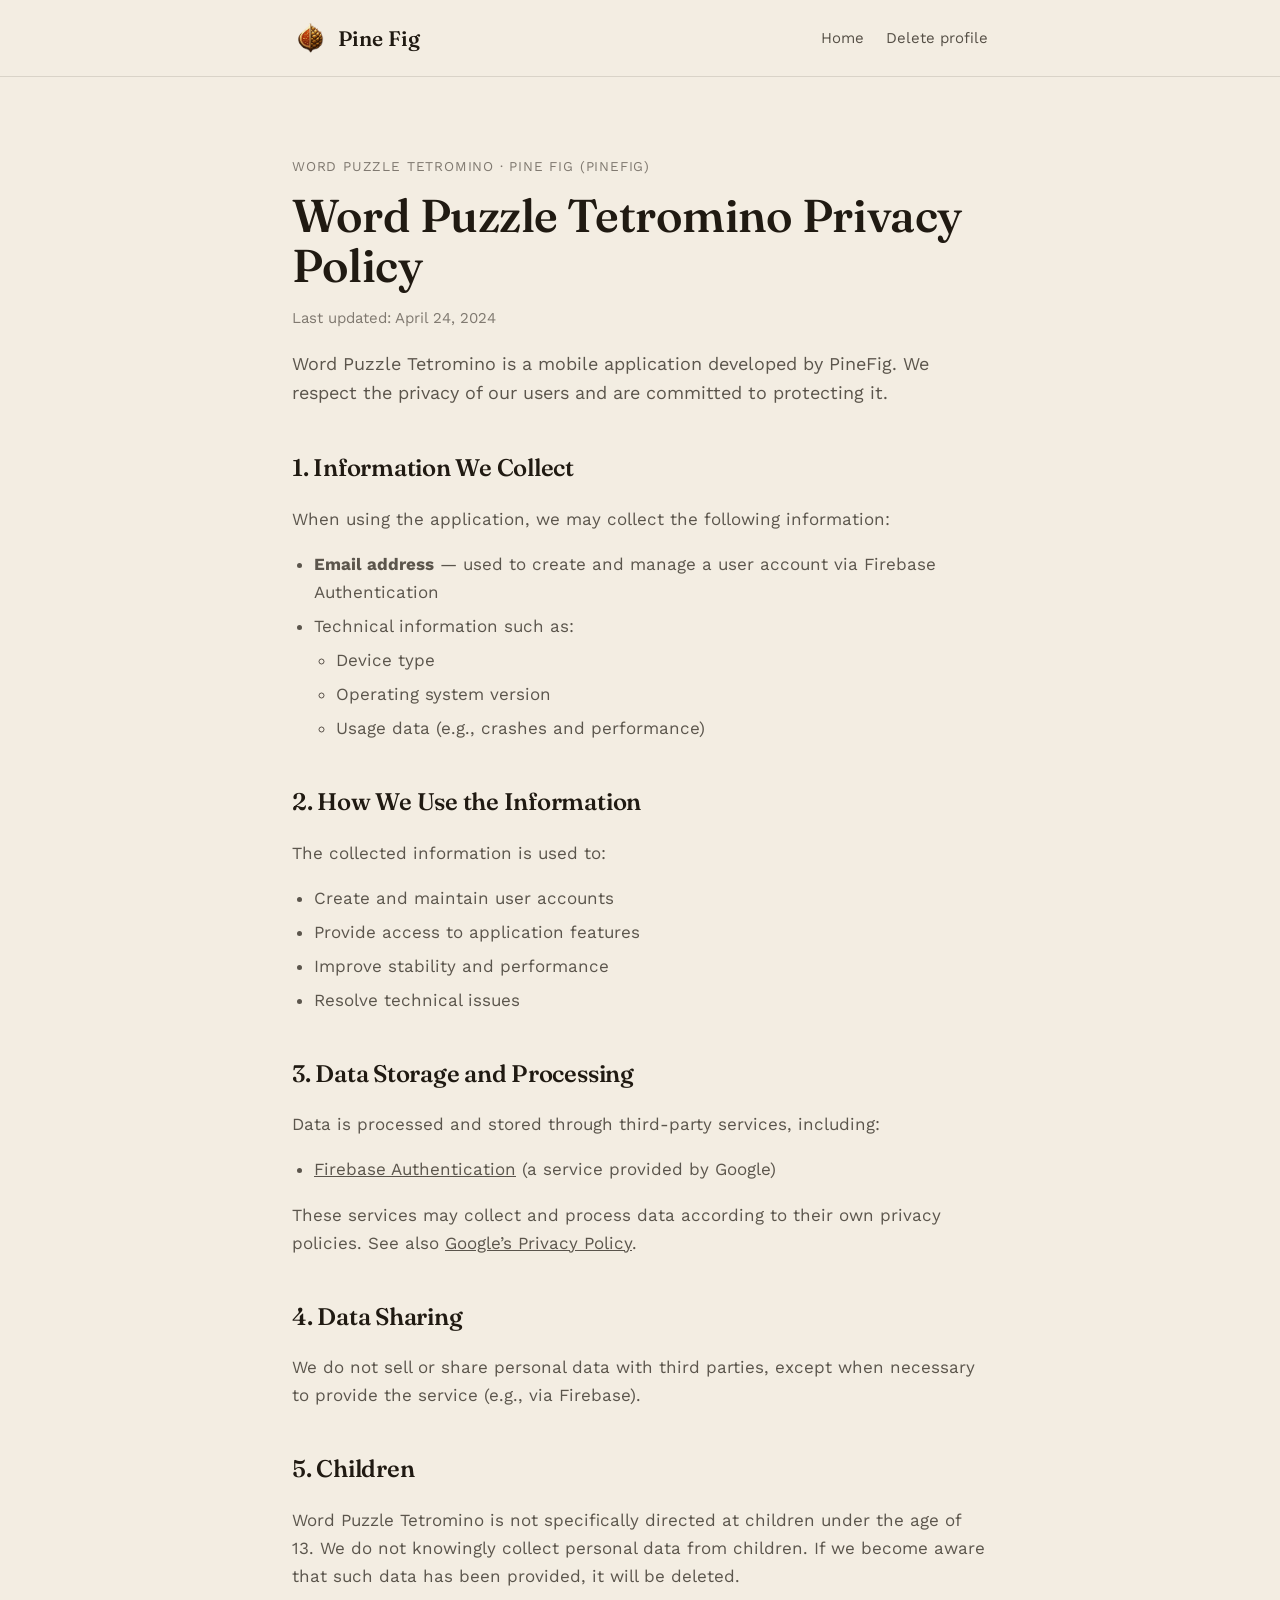
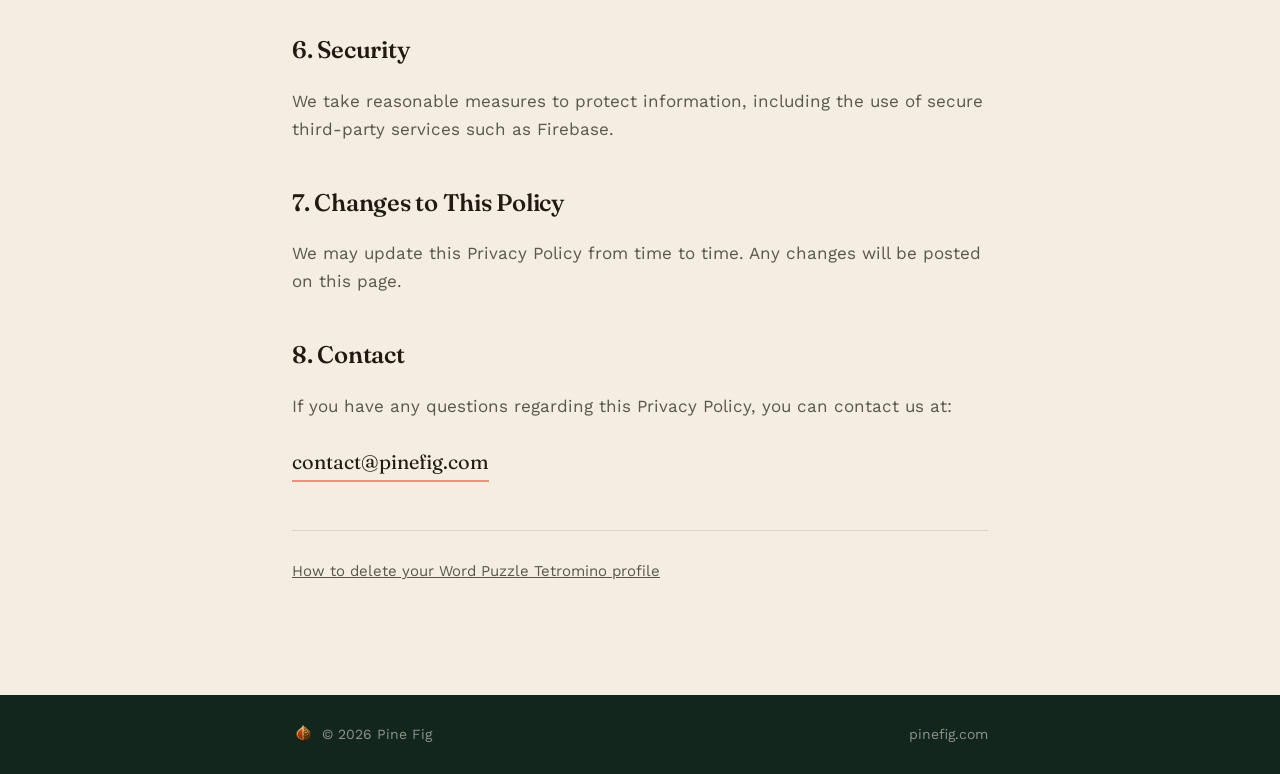
<file: word-puzzle-tetromino-privacy.html>
<!DOCTYPE html>
<html lang="en">
<head>
<meta charset="UTF-8">
<meta name="viewport" content="width=device-width, initial-scale=1.0">
<title>Word Puzzle Tetromino Privacy Policy — Pine Fig (PineFig)</title>
<meta name="description" content="Privacy Policy for Word Puzzle Tetromino by Pine Fig (PineFig). How we collect, use, store, and protect user information.">
<link rel="icon" href="pinefig%20logo.png" type="image/png">
<link rel="canonical" href="https://pinefig.com/word-puzzle-tetromino-privacy.html">
<link rel="preconnect" href="https://fonts.googleapis.com">
<link rel="preconnect" href="https://fonts.gstatic.com" crossorigin>
<link href="https://fonts.googleapis.com/css2?family=Fraunces:opsz,wght@9..144,340;9..144,440;9..144,560&family=Work+Sans:wght@400;500;600&display=swap" rel="stylesheet">
<style>
  :root{
    --pine: #1c3b2e;
    --pine-deep: #12261d;
    --plum: #4b2545;
    --flesh: #e8927c;
    --paper: #f3ede2;
    --ink: #201a12;
    --line-on-light: rgba(32,26,18,0.12);
  }
  *{ box-sizing: border-box; }
  body{
    margin: 0;
    background: var(--paper);
    color: var(--ink);
    font-family: 'Work Sans', sans-serif;
    font-size: 17px;
    line-height: 1.65;
    -webkit-font-smoothing: antialiased;
  }
  h1, h2{
    font-family: 'Fraunces', serif;
    font-weight: 560;
    letter-spacing: -0.01em;
    margin: 0;
  }
  a{ color: inherit; }
  .wrap{
    max-width: 760px;
    margin: 0 auto;
    padding: 0 32px;
  }
  @media (max-width: 720px){
    .wrap{ padding: 0 22px; }
  }

  header{
    position: sticky;
    top: 0;
    z-index: 20;
    background: rgba(243,237,226,0.88);
    backdrop-filter: blur(8px);
    border-bottom: 1px solid var(--line-on-light);
  }
  header .wrap{
    display: flex;
    align-items: center;
    justify-content: space-between;
    height: 76px;
  }
  .brand{
    display: flex;
    align-items: center;
    gap: 10px;
    font-family: 'Fraunces', serif;
    font-weight: 560;
    font-size: 21px;
    text-decoration: none;
  }
  .brand img{
    width: 36px;
    height: 36px;
    border-radius: 7px;
    object-fit: cover;
    display: block;
  }
  nav{ display: flex; gap: 22px; }
  nav a{
    text-decoration: none;
    font-size: 15px;
    opacity: 0.75;
  }
  nav a:hover{ opacity: 1; }

  .page{ padding: 64px 0 96px; }
  .kicker{
    font-size: 13.5px;
    letter-spacing: 0.06em;
    text-transform: uppercase;
    color: rgba(32,26,18,0.55);
    margin-bottom: 14px;
  }
  h1{
    font-size: clamp(32px, 5vw, 46px);
    line-height: 1.1;
  }
  .updated{
    margin-top: 14px;
    font-size: 15px;
    color: rgba(32,26,18,0.55);
  }
  .lede{
    margin-top: 18px;
    font-size: 18px;
    color: rgba(32,26,18,0.72);
  }
  h2{
    margin-top: 40px;
    font-size: 24px;
  }
  p, li{
    color: rgba(32,26,18,0.72);
  }
  ul{ padding-left: 22px; }
  li{ margin: 6px 0; }
  .email{
    display: inline-block;
    margin-top: 8px;
    font-family: 'Fraunces', serif;
    font-size: 20px;
    text-decoration: none;
    border-bottom: 2px solid var(--flesh);
    padding-bottom: 2px;
  }
  .related{
    margin-top: 48px;
    padding-top: 28px;
    border-top: 1px solid var(--line-on-light);
    font-size: 15px;
  }

  footer{
    background: var(--pine-deep);
    color: rgba(243,237,226,0.55);
    font-size: 14px;
    padding: 28px 0;
  }
  footer .wrap{
    display: flex;
    justify-content: space-between;
    align-items: center;
    flex-wrap: wrap;
    gap: 10px;
  }
  footer .mark{
    display: flex;
    align-items: center;
    gap: 8px;
  }
  footer .mark img{
    width: 22px;
    height: 22px;
    border-radius: 4px;
    object-fit: cover;
  }
  footer a{ text-decoration: none; color: inherit; }
</style>
</head>
<body>

<header>
  <div class="wrap">
    <a class="brand" href="index.html">
      <img src="pinefig%20logo.png" alt="Pine Fig logo">
      Pine Fig
    </a>
    <nav>
      <a href="index.html">Home</a>
      <a href="word-puzzle-tetromino-delete-account.html">Delete profile</a>
    </nav>
  </div>
</header>

<main class="page">
  <div class="wrap">
    <p class="kicker">Word Puzzle Tetromino · Pine Fig (PineFig)</p>
    <h1>Word Puzzle Tetromino Privacy Policy</h1>
    <p class="updated">Last updated: April 24, 2024</p>
    <p class="lede">Word Puzzle Tetromino is a mobile application developed by PineFig. We respect the privacy of our users and are committed to protecting it.</p>

    <h2>1. Information We Collect</h2>
    <p>When using the application, we may collect the following information:</p>
    <ul>
      <li><strong>Email address</strong> — used to create and manage a user account via Firebase Authentication</li>
      <li>Technical information such as:
        <ul>
          <li>Device type</li>
          <li>Operating system version</li>
          <li>Usage data (e.g., crashes and performance)</li>
        </ul>
      </li>
    </ul>

    <h2>2. How We Use the Information</h2>
    <p>The collected information is used to:</p>
    <ul>
      <li>Create and maintain user accounts</li>
      <li>Provide access to application features</li>
      <li>Improve stability and performance</li>
      <li>Resolve technical issues</li>
    </ul>

    <h2>3. Data Storage and Processing</h2>
    <p>Data is processed and stored through third-party services, including:</p>
    <ul>
      <li><a href="https://firebase.google.com/support/privacy" target="_blank" rel="noopener noreferrer">Firebase Authentication</a> (a service provided by Google)</li>
    </ul>
    <p>These services may collect and process data according to their own privacy policies. See also <a href="https://policies.google.com/privacy" target="_blank" rel="noopener noreferrer">Google’s Privacy Policy</a>.</p>

    <h2>4. Data Sharing</h2>
    <p>We do not sell or share personal data with third parties, except when necessary to provide the service (e.g., via Firebase).</p>

    <h2>5. Children</h2>
    <p>Word Puzzle Tetromino is not specifically directed at children under the age of 13. We do not knowingly collect personal data from children. If we become aware that such data has been provided, it will be deleted.</p>

    <h2>6. Security</h2>
    <p>We take reasonable measures to protect information, including the use of secure third-party services such as Firebase.</p>

    <h2>7. Changes to This Policy</h2>
    <p>We may update this Privacy Policy from time to time. Any changes will be posted on this page.</p>

    <h2>8. Contact</h2>
    <p>If you have any questions regarding this Privacy Policy, you can contact us at:</p>
    <a class="email" href="mailto:contact@pinefig.com?subject=Word%20Puzzle%20Tetromino%20privacy%20policy">contact@pinefig.com</a>

    <p class="related"><a href="word-puzzle-tetromino-delete-account.html">How to delete your Word Puzzle Tetromino profile</a></p>
  </div>
</main>

<footer>
  <div class="wrap">
    <span class="mark"><img src="pinefig%20logo.png" alt="">© 2026 Pine Fig</span>
    <a href="index.html">pinefig.com</a>
  </div>
</footer>

</body>
</html>
</file>
